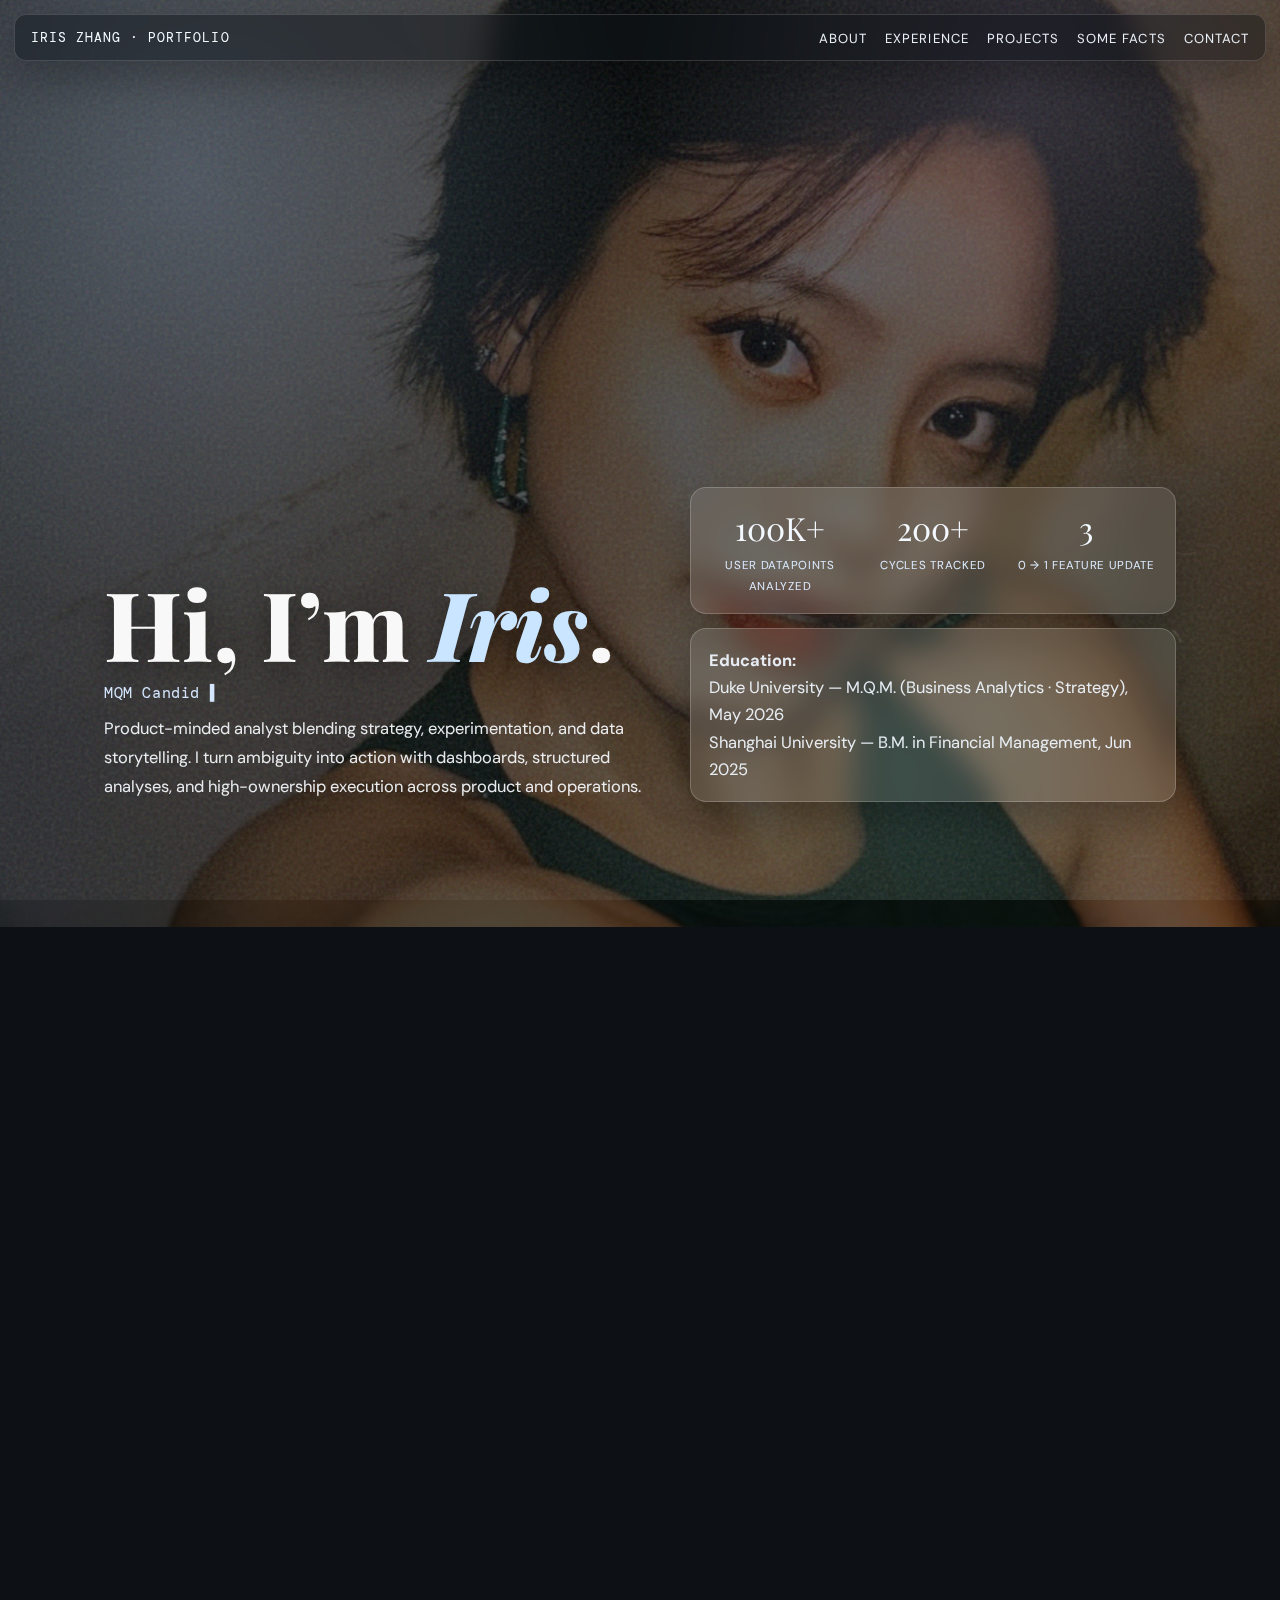
<file: index.html>
<!DOCTYPE html>
<html lang="en">
<head>
  <meta charset="UTF-8" />
  <meta name="viewport" content="width=device-width, initial-scale=1.0" />
  <title>Iris Zhang — Product Analytics Portfolio</title>
  <link rel="preconnect" href="https://fonts.googleapis.com">
  <link rel="preconnect" href="https://fonts.gstatic.com" crossorigin>
  <link href="https://fonts.googleapis.com/css2?family=Playfair+Display:ital,wght@0,600;0,800;1,600&family=DM+Sans:wght@300;400;500;700&family=DM+Mono:wght@400;500&display=swap" rel="stylesheet">
  <style>
    :root {
      --bg: #0d1015;
      --panel: rgba(255,255,255,0.10);
      --panel-2: rgba(255,255,255,0.14);
      --text: #f8f8f8;
      --muted: #d5d9de;
      --accent: #a7d5ff;
      --line: rgba(255,255,255,0.2);
      --radius: 16px;
      --shadow: 0 16px 40px rgba(0,0,0,.28);
    }

    * { box-sizing: border-box; margin: 0; padding: 0; }
    html { scroll-behavior: smooth; }
    body {
      font-family: 'DM Sans', system-ui, sans-serif;
      color: var(--text);
      background: var(--bg);
      overflow-x: hidden;
      min-height: 100vh;
    }

    body::before {
      content: "";
      position: fixed;
      inset: 0;
      background:
        linear-gradient(115deg, rgba(5,12,20,0.78), rgba(12,18,28,0.56)),
        url('figures/git.JPG') center/cover no-repeat;
      z-index: -3;
      transform: scale(1.06);
      filter: saturate(1.1) contrast(1.06);
    }

    body::after {
      content: "";
      position: fixed;
      inset: 0;
      z-index: -2;
      pointer-events: none;
      background:
        radial-gradient(circle at 15% 20%, rgba(170, 210, 255, 0.20), transparent 35%),
        radial-gradient(circle at 80% 10%, rgba(228, 200, 255, 0.18), transparent 30%),
        radial-gradient(circle at 70% 85%, rgba(173, 255, 227, 0.14), transparent 32%);
      animation: hueFlow 18s ease-in-out infinite alternate;
    }

    @keyframes hueFlow {
      0% { filter: hue-rotate(0deg); }
      100% { filter: hue-rotate(20deg); }
    }

    .grain {
      position: fixed;
      inset: 0;
      z-index: -1;
      pointer-events: none;
      opacity: .18;
      background-image: url("data:image/svg+xml,%3Csvg viewBox='0 0 220 220' xmlns='http://www.w3.org/2000/svg'%3E%3Cfilter id='n'%3E%3CfeTurbulence type='fractalNoise' baseFrequency='1.08' numOctaves='3' stitchTiles='stitch'/%3E%3C/filter%3E%3Crect width='100%25' height='100%25' filter='url(%23n)' opacity='.75'/%3E%3C/svg%3E");
    }

    nav {
      position: fixed;
      top: 14px;
      left: 14px;
      right: 14px;
      z-index: 999;
      display: flex;
      justify-content: space-between;
      align-items: center;
      padding: 12px 16px;
      border-radius: 12px;
      background: rgba(11,15,21,0.45);
      backdrop-filter: blur(14px) saturate(125%);
      border: 1px solid rgba(255,255,255,.15);
      box-shadow: var(--shadow);
    }

    .logo {
      font-family: 'DM Mono', monospace;
      letter-spacing: .08em;
      font-size: .8rem;
      text-transform: uppercase;
      color: #f4fbff;
    }

    .links {
      display: flex;
      gap: 18px;
      list-style: none;
    }

    .links a {
      color: #e8eef5;
      text-decoration: none;
      font-size: .82rem;
      letter-spacing: .08em;
      text-transform: uppercase;
      transition: .25s ease;
    }

    .links a:hover { color: var(--accent); }

    main { padding: 100px 24px 30px; max-width: 1120px; margin: 0 auto; }

    .hero {
      min-height: 78vh;
      display: grid;
      grid-template-columns: 1.15fr 1fr;
      gap: 28px;
      align-items: end;
      margin-bottom: 56px;
    }

    .hero h1 {
      font-family: 'Playfair Display', serif;
      font-size: clamp(3.4rem, 8vw, 6rem);
      line-height: .95;
      font-weight: 800;
      text-shadow: 0 6px 24px rgba(0,0,0,.32);
      margin-bottom: 14px;
    }

    .hero h1 em { font-style: italic; color: #c9e5ff; }

    .ticker {
      font-family: 'DM Mono', monospace;
      letter-spacing: .04em;
      color: #d4e7ff;
      font-size: .94rem;
      margin-bottom: 12px;
      min-height: 1.3rem;
    }

    .hero p {
      max-width: 620px;
      color: #f3f6f9;
      line-height: 1.75;
      opacity: .95;
      font-size: 1.03rem;
    }

    .hero-cards {
      display: grid;
      gap: 14px;
    }

    .glass {
      background: var(--panel);
      border: 1px solid rgba(255,255,255,.2);
      border-radius: var(--radius);
      backdrop-filter: blur(14px);
      box-shadow: var(--shadow);
    }

    .metric-card {
      padding: 18px;
      display: grid;
      grid-template-columns: repeat(3, 1fr);
      gap: 12px;
      text-align: center;
    }

    .metric-card .num {
      display: block;
      font-family: 'Playfair Display', serif;
      font-size: 2rem;
      margin-bottom: 4px;
      color: #f3f9ff;
    }

    .metric-card .lab {
      font-size: .72rem;
      letter-spacing: .06em;
      text-transform: uppercase;
      color: #dbebff;
    }

    .quick-card { padding: 18px; }
    .quick-card p { color: #eef5fc; line-height: 1.65; }

    section { margin-bottom: 52px; }

    .section-title {
      font-family: 'DM Mono', monospace;
      letter-spacing: .14em;
      text-transform: uppercase;
      color: #d3e8ff;
      font-size: .73rem;
      margin-bottom: 14px;
    }

    .grid-2 { display: grid; gap: 18px; grid-template-columns: 1fr 1fr; }

    .card {
      padding: 20px;
      background: var(--panel-2);
      border: 1px solid rgba(255,255,255,.18);
      border-radius: var(--radius);
      backdrop-filter: blur(10px);
      transition: transform .24s ease, border-color .24s ease;
    }

    .card:hover { transform: translateY(-5px); border-color: rgba(167,213,255,.55); }

    .card h3 {
      font-family: 'Playfair Display', serif;
      font-size: 1.38rem;
      margin-bottom: 10px;
      color: #f9fcff;
    }

    .card p { color: #eef4fb; line-height: 1.66; font-size: .96rem; }

    .project-wide {
      grid-column: 1 / -1;
    }

    .tableau-grid {
      margin-top: 14px;
      display: grid;
      grid-template-columns: 1fr 1fr;
      gap: 18px;
      max-width: 760px;
      margin-left: auto;
      margin-right: auto;
    }

    .tableau-shot {
      position: relative;
      border-radius: 12px;
      overflow: hidden;
      border: 1px solid rgba(255,255,255,.22);
      background: rgba(8, 12, 18, .5);
      aspect-ratio: 16 / 9;
    }

    .tableau-shot img {
      width: 100%;
      height: 100%;
      object-fit: cover;
      display: block;
    }

    .zoom-btn {
      position: absolute;
      right: 10px;
      bottom: 10px;
      border: 1px solid rgba(255,255,255,.38);
      background: rgba(11, 17, 26, .7);
      color: #f2f8ff;
      font-family: 'DM Mono', monospace;
      font-size: .7rem;
      letter-spacing: .04em;
      border-radius: 999px;
      padding: 6px 10px;
      cursor: pointer;
      transition: .22s ease;
    }

    .zoom-btn:hover {
      border-color: rgba(167,213,255,.8);
      transform: translateY(-2px);
    }

    .tag-list { display: flex; flex-wrap: wrap; gap: 7px; margin-top: 14px; }

    .tag {
      font-family: 'DM Mono', monospace;
      font-size: .68rem;
      padding: 5px 8px;
      border-radius: 999px;
      border: 1px solid rgba(255,255,255,.26);
      color: #e6f3ff;
      background: rgba(8,14,20,.36);
    }

    .timeline { display: grid; gap: 12px; }

    .item {
      padding: 16px;
      border: 1px solid rgba(255,255,255,.18);
      border-radius: 14px;
      background: rgba(9,13,19,.42);
    }

    .item .top {
      display: flex;
      justify-content: space-between;
      gap: 12px;
      margin-bottom: 8px;
      align-items: baseline;
      flex-wrap: wrap;
    }

    .item h4 {
      font-size: 1rem;
      color: #f4f9ff;
      font-weight: 600;
      margin-bottom: 3px;
    }

    .item .role {
      font-size: .9rem;
      color: #deecfa;
      line-height: 1.45;
    }

    .item .date { font-family: 'DM Mono', monospace; font-size: .73rem; color: #c9ddf3; }
    .item p { color: #e9f0f8; line-height: 1.62; font-size: .94rem; }

    .facts-wrap {
      display: flex;
      flex-direction: column;
      gap: 10px;
    }

    .fact {
      padding: 14px;
      border-radius: 14px;
      border: 1px solid rgba(255,255,255,.18);
      background: rgba(13,18,25,.42);
      color: #eff5fc;
      line-height: 1.58;
      font-size: .93rem;
      white-space: nowrap;
      opacity: 0;
      transform: translateY(16px);
      transition: .45s ease;
    }

    .fact.show { opacity: 1; transform: translateY(0); }

    .contact {
      display: grid;
      grid-template-columns: 1fr 1fr;
      gap: 18px;
    }

    .contact a {
      display: flex;
      justify-content: space-between;
      align-items: center;
      padding: 16px;
      border-radius: 14px;
      text-decoration: none;
      color: #f2f9ff;
      border: 1px solid rgba(255,255,255,.22);
      background: rgba(13,18,25,.5);
      transition: .24s ease;
    }

    .contact a:hover { transform: translateY(-4px); border-color: rgba(167,213,255,.6); }

    .img-modal {
      position: fixed;
      inset: 0;
      z-index: 1200;
      background: rgba(6, 10, 16, .84);
      backdrop-filter: blur(6px);
      display: none;
      place-items: center;
      padding: 24px;
    }

    .img-modal.open { display: grid; }

    .img-modal img {
      max-width: min(1200px, 92vw);
      max-height: 86vh;
      border-radius: 14px;
      border: 1px solid rgba(255,255,255,.24);
      box-shadow: 0 20px 50px rgba(0,0,0,.45);
      object-fit: contain;
      background: #0c121a;
    }

    .modal-close {
      position: absolute;
      top: 18px;
      right: 22px;
      border: 1px solid rgba(255,255,255,.34);
      background: rgba(8,12,18,.66);
      color: #f2f9ff;
      border-radius: 999px;
      width: 34px;
      height: 34px;
      cursor: pointer;
      font-size: 1rem;
      line-height: 1;
    }

    footer {
      margin-top: 28px;
      padding: 16px 0 10px;
      border-top: 1px solid var(--line);
      color: #d6e4f2;
      display: flex;
      justify-content: space-between;
      gap: 10px;
      flex-wrap: wrap;
      font-size: .84rem;
    }

    .reveal { opacity: 0; transform: translateY(24px); transition: .6s ease; }
    .reveal.show { opacity: 1; transform: translateY(0); }

    @media (max-width: 900px) {
      .hero { grid-template-columns: 1fr; min-height: auto; }
      .grid-2, .contact { grid-template-columns: 1fr; }
      .metric-card { grid-template-columns: 1fr 1fr 1fr; }
      .tableau-grid { grid-template-columns: 1fr; }
    }

    @media (max-width: 640px) {
      .links { display: none; }
      main { padding: 92px 16px 20px; }
      .metric-card { grid-template-columns: 1fr; }
    }
  </style>
</head>
<body>
  <div class="grain"></div>
  <nav>
    <div class="logo">Iris Zhang · Portfolio</div>
    <ul class="links">
      <li><a href="#about">About</a></li>
      <li><a href="#experience">Experience</a></li>
      <li><a href="#projects">Projects</a></li>
      <li><a href="#facts">Some Facts</a></li>
      <li><a href="#contact">Contact</a></li>
    </ul>
  </nav>

  <main>
    <section class="hero">
      <div class="reveal">
        <h1>Hi, I’m <em>Iris</em>.</h1>
        <div class="ticker"><span id="typingTarget"></span><span> ▍</span></div>
        <p>Product-minded analyst blending strategy, experimentation, and data storytelling. I turn ambiguity into action with dashboards, structured analyses, and high-ownership execution across product and operations.</p>
      </div>
      <div class="hero-cards reveal">
        <div class="metric-card glass">
          <div><span class="num">100K+</span><span class="lab">user datapoints analyzed</span></div>
          <div><span class="num">200+</span><span class="lab">cycles tracked</span></div>
          <div><span class="num">3</span><span class="lab">0 → 1 feature update</span></div>
        </div>
        <div class="quick-card glass">
          <p><strong>Education:</strong><br>Duke University — M.Q.M. (Business Analytics · Strategy), May 2026<br>Shanghai University — B.M. in Financial Management, Jun 2025</p>
        </div>
      </div>
    </section>

    <section id="about" class="reveal">
      <div class="section-title">About</div>
      <div class="grid-2">
        <article class="card">
          <h3>What I do</h3>
          <p>I build practical analytics that inform product choices: KPI frameworks, experiment readouts, and decision dashboards that help teams move faster with confidence.</p>
          <div class="tag-list">
            <span class="tag">SQL</span><span class="tag">Python</span><span class="tag">R</span><span class="tag">Tableau</span><span class="tag">Power BI</span><span class="tag">A/B Testing</span>
          </div>
        </article>
        <article class="card">
          <h3>How I work</h3>
          <p>I’m known for ownership and calm execution under pressure. I value extreme honesty with myself, practical creativity, and collaboration where 1+1 really becomes greater than 2.</p>
          <div class="tag-list">
            <span class="tag">Ownership</span><span class="tag">Fast Learner</span><span class="tag">Team Leadership</span><span class="tag">Data Storytelling</span>
          </div>
        </article>
      </div>
    </section>

    <section id="experience" class="reveal">
      <div class="section-title">Experience</div>
      <div class="timeline">
        <article class="item">
          <div class="top"><div><h4>Shopee</h4><div class="role">Project Management Intern, Strategic Project Management Team</div></div><span class="date">Apr–Jul 2025 · Shanghai</span></div>
          <p>Redesigned seller evaluation KPIs and embedded them in internal dashboards with data and ops partners; improved on-time execution by 6%, tightened target variance within 3 ppts, and improved top-seller performance by 12% by surfacing stockout risks.</p>
        </article>
        <article class="item">
          <div class="top"><div><h4>NIO</h4><div class="role">Product Management Intern, Product & Strategy</div></div><span class="date">May–Aug 2024 · Shanghai</span></div>
          <p>Drove a 0→1 app feature update with engineering and ops, used A/B testing for launch decisions, built real-time views across 200+ development cycles (reducing verification turnaround by 26%), and translated 100k+ user data points into product proposals.</p>
        </article>
        <article class="item">
          <div class="top"><div><h4>NIKE China</h4><div class="role">Strategic Management Intern, Global Management Dept.</div></div><span class="date">Mar–Aug 2023 · Shanghai</span></div>
          <p>Analyzed 3K+ events with regression to optimize sponsorship ROI, refined live-stream strategy for 618 sales to reach top-category performance and 6M+ viewers, and supported campus launch campaigns with 98%+ satisfaction.</p>
        </article>
      </div>
    </section>

    <section id="projects" class="reveal">
      <div class="section-title">Selected Projects</div>
      <div class="grid-2">
        <article class="card project-wide">
          <h3>Optimizing Dognition’s Subscription Using SQL</h3>
          <p>Identified churn cohorts and engagement drivers to improve subscription retention and prioritize lifecycle product actions.</p>
        </article>
        <article class="card project-wide">
          <h3>Reducing Mortgage Risk for Ames Housing With R</h3>
          <p>Built predictive pricing models that improved valuation accuracy by 8% for high-value properties.</p>
        </article>
        <article class="card project-wide">
          <h3>Developing e.l.f.’s Expansion Strategies Via Strategic Analytics</h3>
          <p>Mapped U.S. cosmetics segments and evaluated three expansion paths using success metrics and market analysis.</p>
        </article>

        <article class="card project-wide">
          <h3>Informing Switchback's retailing strategy with Tableau</h3>
          <p>Designed Tableau dashboards to surface sales patterns, category performance, and location-level insights to inform practical retail strategy choices.</p>
          <div class="tableau-grid">
            <figure class="tableau-shot">
              <img src="figures/Tableau 1.png" alt="Switchback Tableau dashboard view 1">
              <button class="zoom-btn" type="button" data-zoom-src="figures/Tableau 1.png">Zoom in</button>
            </figure>
            <figure class="tableau-shot">
              <img src="figures/Tableau 2.png" alt="Switchback Tableau dashboard view 2">
              <button class="zoom-btn" type="button" data-zoom-src="figures/Tableau 2.png">Zoom in</button>
            </figure>
          </div>
        </article>
      </div>
    </section>

    <section id="facts" class="reveal">
      <div class="section-title">Some Facts</div>
      <div class="facts-wrap">
        <div class="fact">Adventure fuels me: solo desert walks, 5,000-meter snow mountain climbing, and long-distance solo drives.</div>
        <div class="fact">I used to be president of my high school dance club and cheerleading captain.</div>
        <div class="fact">I spent a week in Yunnan as a resident singer at a bar—every night felt like a mini adventure.</div>
      </div>
    </section>

    <section id="contact" class="reveal">
      <div class="section-title">Contact</div>
      <div class="contact">
        <a href="mailto:iris.zhang@duke.edu"><span>iris.zhang@duke.edu</span><span>↗</span></a>
        <a href="https://linkedin.com/in/irisgrad2026" target="_blank"><span>linkedin.com/in/irisgrad2026</span><span>↗</span></a>
      </div>
    </section>

  </main>

  <div class="img-modal" id="imgModal" aria-hidden="true">
    <button class="modal-close" id="modalClose" type="button" aria-label="Close image">×</button>
    <img id="modalImage" alt="Zoomed project image">
  </div>

  <script>
    const roles = [
      'MQM Candidate @ Duke Fuqua',
      'Product Analytics & Strategy',
      'Former Bar Singer · Data Storyteller'
    ];

    const t = document.getElementById('typingTarget');
    let r = 0, c = 0, back = false;
    const tick = () => {
      const cur = roles[r];
      if (back) {
        t.textContent = cur.slice(0, --c);
        if (c === 0) { back = false; r = (r + 1) % roles.length; setTimeout(tick, 260); return; }
        setTimeout(tick, 34);
      } else {
        t.textContent = cur.slice(0, ++c);
        if (c === cur.length) { back = true; setTimeout(tick, 1400); return; }
        setTimeout(tick, 62);
      }
    };
    setTimeout(tick, 500);

    const io = new IntersectionObserver((entries) => {
      entries.forEach((e, idx) => {
        if (e.isIntersecting) {
          setTimeout(() => e.target.classList.add('show'), idx * 70);
          io.unobserve(e.target);
        }
      });
    }, { threshold: 0.12 });

    document.querySelectorAll('.reveal, .fact').forEach(el => io.observe(el));

    document.querySelectorAll('a[href^="#"]').forEach(a => {
      a.addEventListener('click', (e) => {
        const id = a.getAttribute('href');
        const target = document.querySelector(id);
        if (!target) return;
        e.preventDefault();
        window.scrollTo({ top: target.getBoundingClientRect().top + window.scrollY - 84, behavior: 'smooth' });
      });
    });

    const modal = document.getElementById('imgModal');
    const modalImage = document.getElementById('modalImage');
    const modalClose = document.getElementById('modalClose');

    const closeModal = () => {
      modal.classList.remove('open');
      modal.setAttribute('aria-hidden', 'true');
      modalImage.removeAttribute('src');
    };

    document.querySelectorAll('.zoom-btn').forEach(btn => {
      btn.addEventListener('click', () => {
        const src = btn.getAttribute('data-zoom-src');
        modalImage.setAttribute('src', src);
        modal.classList.add('open');
        modal.setAttribute('aria-hidden', 'false');
      });
    });

    modalClose.addEventListener('click', closeModal);
    modal.addEventListener('click', (e) => {
      if (e.target === modal) closeModal();
    });
    document.addEventListener('keydown', (e) => {
      if (e.key === 'Escape' && modal.classList.contains('open')) closeModal();
    });
  </script>
</body>
</html>
</file>
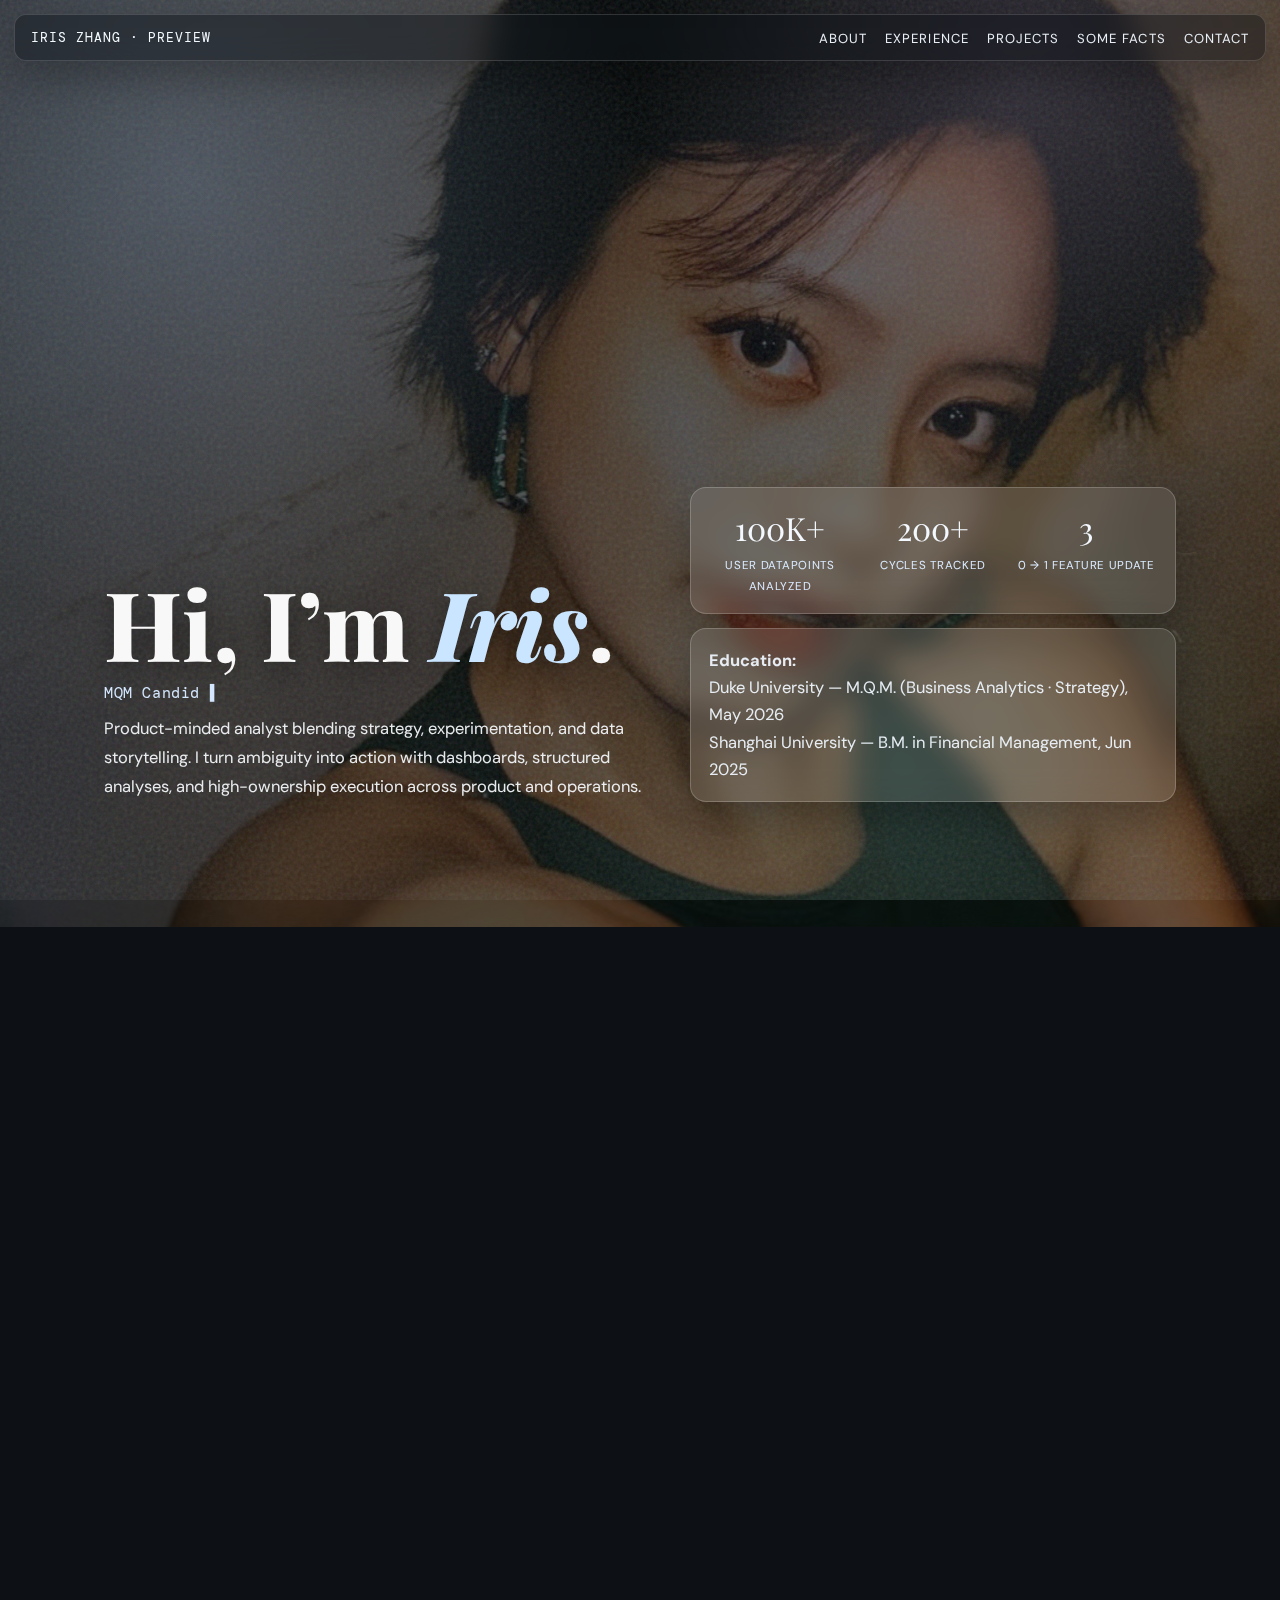
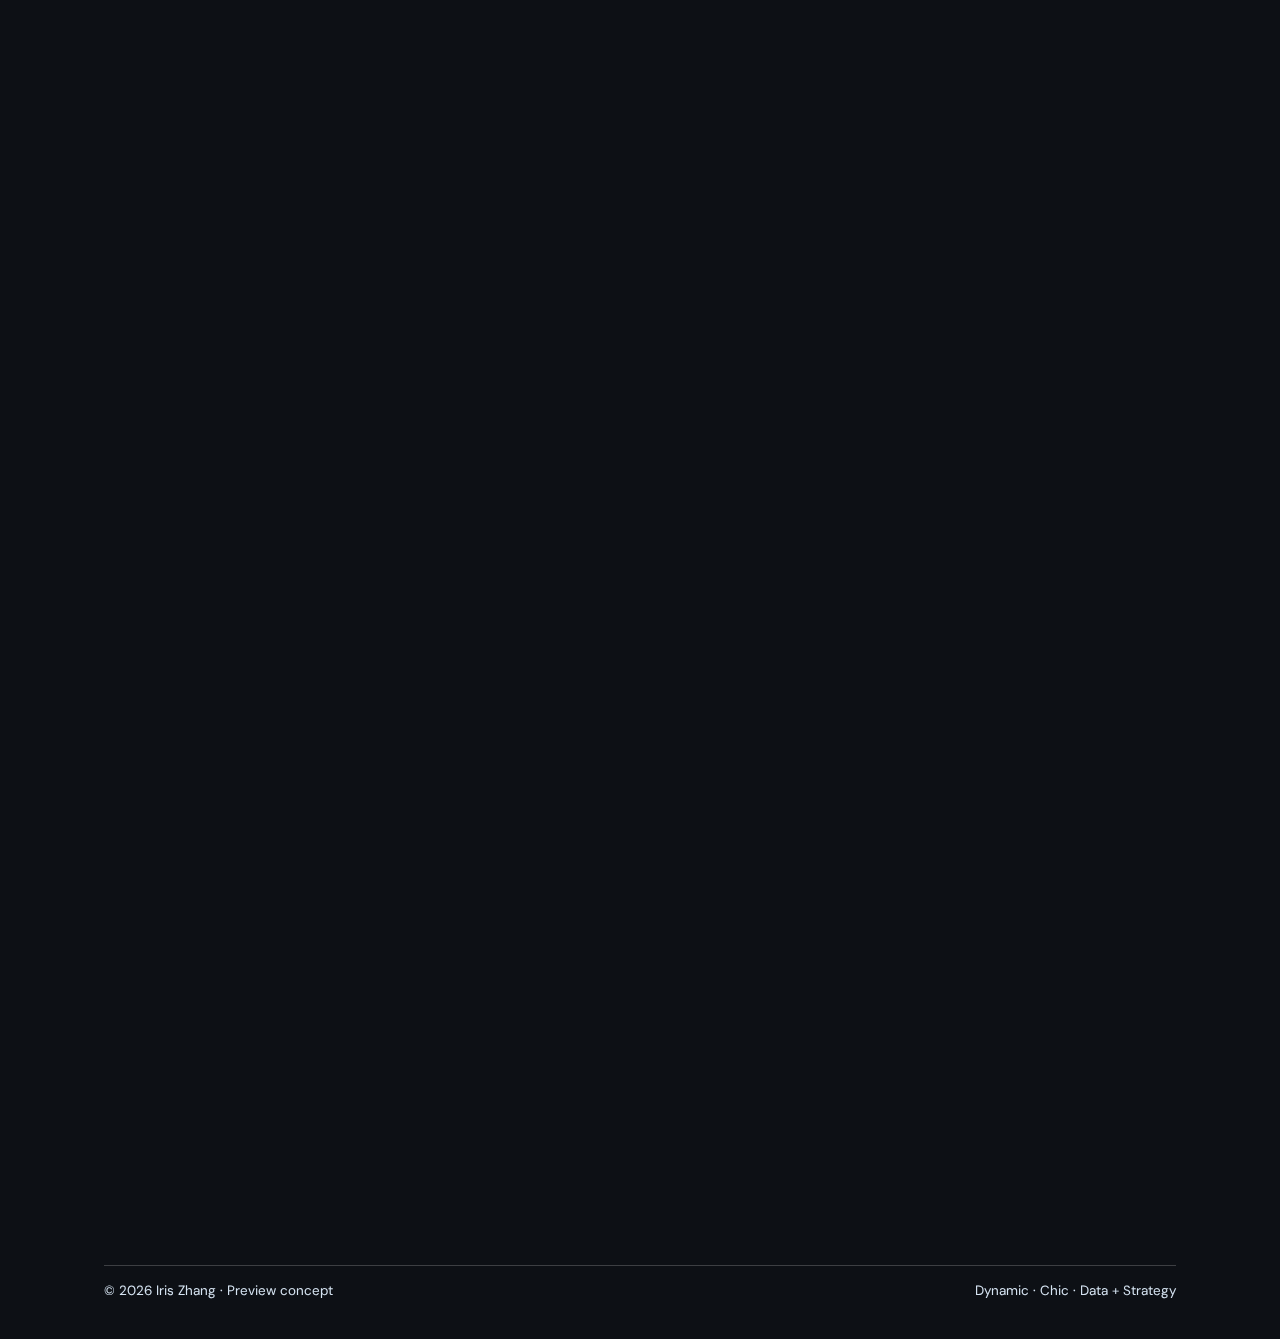
<file: preview.html>
<!DOCTYPE html>
<html lang="en">
<head>
  <meta charset="UTF-8" />
  <meta name="viewport" content="width=device-width, initial-scale=1.0" />
  <title>Iris Zhang — Product Analytics Portfolio (Preview)</title>
  <link rel="preconnect" href="https://fonts.googleapis.com">
  <link rel="preconnect" href="https://fonts.gstatic.com" crossorigin>
  <link href="https://fonts.googleapis.com/css2?family=Playfair+Display:ital,wght@0,600;0,800;1,600&family=DM+Sans:wght@300;400;500;700&family=DM+Mono:wght@400;500&display=swap" rel="stylesheet">
  <style>
    :root {
      --bg: #0d1015;
      --panel: rgba(255,255,255,0.10);
      --panel-2: rgba(255,255,255,0.14);
      --text: #f8f8f8;
      --muted: #d5d9de;
      --accent: #a7d5ff;
      --line: rgba(255,255,255,0.2);
      --radius: 16px;
      --shadow: 0 16px 40px rgba(0,0,0,.28);
    }

    * { box-sizing: border-box; margin: 0; padding: 0; }
    html { scroll-behavior: smooth; }
    body {
      font-family: 'DM Sans', system-ui, sans-serif;
      color: var(--text);
      background: var(--bg);
      overflow-x: hidden;
      min-height: 100vh;
    }

    body::before {
      content: "";
      position: fixed;
      inset: 0;
      background:
        linear-gradient(115deg, rgba(5,12,20,0.78), rgba(12,18,28,0.56)),
        url('figures/git.JPG') center/cover no-repeat;
      z-index: -3;
      transform: scale(1.06);
      filter: saturate(1.1) contrast(1.06);
    }

    body::after {
      content: "";
      position: fixed;
      inset: 0;
      z-index: -2;
      pointer-events: none;
      background:
        radial-gradient(circle at 15% 20%, rgba(170, 210, 255, 0.20), transparent 35%),
        radial-gradient(circle at 80% 10%, rgba(228, 200, 255, 0.18), transparent 30%),
        radial-gradient(circle at 70% 85%, rgba(173, 255, 227, 0.14), transparent 32%);
      animation: hueFlow 18s ease-in-out infinite alternate;
    }

    @keyframes hueFlow {
      0% { filter: hue-rotate(0deg); }
      100% { filter: hue-rotate(20deg); }
    }

    .grain {
      position: fixed;
      inset: 0;
      z-index: -1;
      pointer-events: none;
      opacity: .18;
      background-image: url("data:image/svg+xml,%3Csvg viewBox='0 0 220 220' xmlns='http://www.w3.org/2000/svg'%3E%3Cfilter id='n'%3E%3CfeTurbulence type='fractalNoise' baseFrequency='1.08' numOctaves='3' stitchTiles='stitch'/%3E%3C/filter%3E%3Crect width='100%25' height='100%25' filter='url(%23n)' opacity='.75'/%3E%3C/svg%3E");
    }

    nav {
      position: fixed;
      top: 14px;
      left: 14px;
      right: 14px;
      z-index: 999;
      display: flex;
      justify-content: space-between;
      align-items: center;
      padding: 12px 16px;
      border-radius: 12px;
      background: rgba(11,15,21,0.45);
      backdrop-filter: blur(14px) saturate(125%);
      border: 1px solid rgba(255,255,255,.15);
      box-shadow: var(--shadow);
    }

    .logo {
      font-family: 'DM Mono', monospace;
      letter-spacing: .08em;
      font-size: .8rem;
      text-transform: uppercase;
      color: #f4fbff;
    }

    .links {
      display: flex;
      gap: 18px;
      list-style: none;
    }

    .links a {
      color: #e8eef5;
      text-decoration: none;
      font-size: .82rem;
      letter-spacing: .08em;
      text-transform: uppercase;
      transition: .25s ease;
    }

    .links a:hover { color: var(--accent); }

    main { padding: 100px 24px 30px; max-width: 1120px; margin: 0 auto; }

    .hero {
      min-height: 78vh;
      display: grid;
      grid-template-columns: 1.15fr 1fr;
      gap: 28px;
      align-items: end;
      margin-bottom: 56px;
    }

    .hero h1 {
      font-family: 'Playfair Display', serif;
      font-size: clamp(3.4rem, 8vw, 6rem);
      line-height: .95;
      font-weight: 800;
      text-shadow: 0 6px 24px rgba(0,0,0,.32);
      margin-bottom: 14px;
    }

    .hero h1 em { font-style: italic; color: #c9e5ff; }

    .ticker {
      font-family: 'DM Mono', monospace;
      letter-spacing: .04em;
      color: #d4e7ff;
      font-size: .94rem;
      margin-bottom: 12px;
      min-height: 1.3rem;
    }

    .hero p {
      max-width: 620px;
      color: #f3f6f9;
      line-height: 1.75;
      opacity: .95;
      font-size: 1.03rem;
    }

    .hero-cards {
      display: grid;
      gap: 14px;
    }

    .glass {
      background: var(--panel);
      border: 1px solid rgba(255,255,255,.2);
      border-radius: var(--radius);
      backdrop-filter: blur(14px);
      box-shadow: var(--shadow);
    }

    .metric-card {
      padding: 18px;
      display: grid;
      grid-template-columns: repeat(3, 1fr);
      gap: 12px;
      text-align: center;
    }

    .metric-card .num {
      display: block;
      font-family: 'Playfair Display', serif;
      font-size: 2rem;
      margin-bottom: 4px;
      color: #f3f9ff;
    }

    .metric-card .lab {
      font-size: .72rem;
      letter-spacing: .06em;
      text-transform: uppercase;
      color: #dbebff;
    }

    .quick-card { padding: 18px; }
    .quick-card p { color: #eef5fc; line-height: 1.65; }

    section { margin-bottom: 52px; }

    .section-title {
      font-family: 'DM Mono', monospace;
      letter-spacing: .14em;
      text-transform: uppercase;
      color: #d3e8ff;
      font-size: .73rem;
      margin-bottom: 14px;
    }

    .grid-2 { display: grid; gap: 18px; grid-template-columns: 1fr 1fr; }

    .card {
      padding: 20px;
      background: var(--panel-2);
      border: 1px solid rgba(255,255,255,.18);
      border-radius: var(--radius);
      backdrop-filter: blur(10px);
      transition: transform .24s ease, border-color .24s ease;
    }

    .card:hover { transform: translateY(-5px); border-color: rgba(167,213,255,.55); }

    .card h3 {
      font-family: 'Playfair Display', serif;
      font-size: 1.38rem;
      margin-bottom: 10px;
      color: #f9fcff;
    }

    .card p { color: #eef4fb; line-height: 1.66; font-size: .96rem; }

    .project-wide {
      grid-column: 1 / -1;
    }

    .tableau-grid {
      margin-top: 14px;
      display: grid;
      grid-template-columns: 1fr 1fr;
      gap: 18px;
      max-width: 760px;
      margin-left: auto;
      margin-right: auto;
    }

    .tableau-shot {
      position: relative;
      border-radius: 12px;
      overflow: hidden;
      border: 1px solid rgba(255,255,255,.22);
      background: rgba(8, 12, 18, .5);
      aspect-ratio: 16 / 9;
    }

    .tableau-shot img {
      width: 100%;
      height: 100%;
      object-fit: cover;
      display: block;
    }

    .zoom-btn {
      position: absolute;
      right: 10px;
      bottom: 10px;
      border: 1px solid rgba(255,255,255,.38);
      background: rgba(11, 17, 26, .7);
      color: #f2f8ff;
      font-family: 'DM Mono', monospace;
      font-size: .7rem;
      letter-spacing: .04em;
      border-radius: 999px;
      padding: 6px 10px;
      cursor: pointer;
      transition: .22s ease;
    }

    .zoom-btn:hover {
      border-color: rgba(167,213,255,.8);
      transform: translateY(-2px);
    }

    .tag-list { display: flex; flex-wrap: wrap; gap: 7px; margin-top: 14px; }

    .tag {
      font-family: 'DM Mono', monospace;
      font-size: .68rem;
      padding: 5px 8px;
      border-radius: 999px;
      border: 1px solid rgba(255,255,255,.26);
      color: #e6f3ff;
      background: rgba(8,14,20,.36);
    }

    .timeline { display: grid; gap: 12px; }

    .item {
      padding: 16px;
      border: 1px solid rgba(255,255,255,.18);
      border-radius: 14px;
      background: rgba(9,13,19,.42);
    }

    .item .top {
      display: flex;
      justify-content: space-between;
      gap: 12px;
      margin-bottom: 8px;
      align-items: baseline;
      flex-wrap: wrap;
    }

    .item h4 {
      font-size: 1rem;
      color: #f4f9ff;
      font-weight: 600;
      margin-bottom: 3px;
    }

    .item .role {
      font-size: .9rem;
      color: #deecfa;
      line-height: 1.45;
    }

    .item .date { font-family: 'DM Mono', monospace; font-size: .73rem; color: #c9ddf3; }
    .item p { color: #e9f0f8; line-height: 1.62; font-size: .94rem; }

    .facts-wrap {
      display: flex;
      flex-direction: column;
      gap: 10px;
    }

    .fact {
      padding: 14px;
      border-radius: 14px;
      border: 1px solid rgba(255,255,255,.18);
      background: rgba(13,18,25,.42);
      color: #eff5fc;
      line-height: 1.58;
      font-size: .93rem;
      white-space: nowrap;
      opacity: 0;
      transform: translateY(16px);
      transition: .45s ease;
    }

    .fact.show { opacity: 1; transform: translateY(0); }

    .contact {
      display: grid;
      grid-template-columns: 1fr 1fr;
      gap: 18px;
    }

    .contact a {
      display: flex;
      justify-content: space-between;
      align-items: center;
      padding: 16px;
      border-radius: 14px;
      text-decoration: none;
      color: #f2f9ff;
      border: 1px solid rgba(255,255,255,.22);
      background: rgba(13,18,25,.5);
      transition: .24s ease;
    }

    .contact a:hover { transform: translateY(-4px); border-color: rgba(167,213,255,.6); }

    .img-modal {
      position: fixed;
      inset: 0;
      z-index: 1200;
      background: rgba(6, 10, 16, .84);
      backdrop-filter: blur(6px);
      display: none;
      place-items: center;
      padding: 24px;
    }

    .img-modal.open { display: grid; }

    .img-modal img {
      max-width: min(1200px, 92vw);
      max-height: 86vh;
      border-radius: 14px;
      border: 1px solid rgba(255,255,255,.24);
      box-shadow: 0 20px 50px rgba(0,0,0,.45);
      object-fit: contain;
      background: #0c121a;
    }

    .modal-close {
      position: absolute;
      top: 18px;
      right: 22px;
      border: 1px solid rgba(255,255,255,.34);
      background: rgba(8,12,18,.66);
      color: #f2f9ff;
      border-radius: 999px;
      width: 34px;
      height: 34px;
      cursor: pointer;
      font-size: 1rem;
      line-height: 1;
    }

    footer {
      margin-top: 28px;
      padding: 16px 0 10px;
      border-top: 1px solid var(--line);
      color: #d6e4f2;
      display: flex;
      justify-content: space-between;
      gap: 10px;
      flex-wrap: wrap;
      font-size: .84rem;
    }

    .reveal { opacity: 0; transform: translateY(24px); transition: .6s ease; }
    .reveal.show { opacity: 1; transform: translateY(0); }

    @media (max-width: 900px) {
      .hero { grid-template-columns: 1fr; min-height: auto; }
      .grid-2, .contact { grid-template-columns: 1fr; }
      .metric-card { grid-template-columns: 1fr 1fr 1fr; }
      .tableau-grid { grid-template-columns: 1fr; }
    }

    @media (max-width: 640px) {
      .links { display: none; }
      main { padding: 92px 16px 20px; }
      .metric-card { grid-template-columns: 1fr; }
    }
  </style>
</head>
<body>
  <div class="grain"></div>
  <nav>
    <div class="logo">Iris Zhang · Preview</div>
    <ul class="links">
      <li><a href="#about">About</a></li>
      <li><a href="#experience">Experience</a></li>
      <li><a href="#projects">Projects</a></li>
      <li><a href="#facts">Some Facts</a></li>
      <li><a href="#contact">Contact</a></li>
    </ul>
  </nav>

  <main>
    <section class="hero">
      <div class="reveal">
        <h1>Hi, I’m <em>Iris</em>.</h1>
        <div class="ticker"><span id="typingTarget"></span><span> ▍</span></div>
        <p>Product-minded analyst blending strategy, experimentation, and data storytelling. I turn ambiguity into action with dashboards, structured analyses, and high-ownership execution across product and operations.</p>
      </div>
      <div class="hero-cards reveal">
        <div class="metric-card glass">
          <div><span class="num">100K+</span><span class="lab">user datapoints analyzed</span></div>
          <div><span class="num">200+</span><span class="lab">cycles tracked</span></div>
          <div><span class="num">3</span><span class="lab">0 → 1 feature update</span></div>
        </div>
        <div class="quick-card glass">
          <p><strong>Education:</strong><br>Duke University — M.Q.M. (Business Analytics · Strategy), May 2026<br>Shanghai University — B.M. in Financial Management, Jun 2025</p>
        </div>
      </div>
    </section>

    <section id="about" class="reveal">
      <div class="section-title">About</div>
      <div class="grid-2">
        <article class="card">
          <h3>What I do</h3>
          <p>I build practical analytics that inform product choices: KPI frameworks, experiment readouts, and decision dashboards that help teams move faster with confidence.</p>
          <div class="tag-list">
            <span class="tag">SQL</span><span class="tag">Python</span><span class="tag">R</span><span class="tag">Tableau</span><span class="tag">Power BI</span><span class="tag">A/B Testing</span>
          </div>
        </article>
        <article class="card">
          <h3>How I work</h3>
          <p>I’m known for ownership and calm execution under pressure. I value extreme honesty with myself, practical creativity, and collaboration where 1+1 really becomes greater than 2.</p>
          <div class="tag-list">
            <span class="tag">Ownership</span><span class="tag">Fast Learner</span><span class="tag">Team Leadership</span><span class="tag">Data Storytelling</span>
          </div>
        </article>
      </div>
    </section>

    <section id="experience" class="reveal">
      <div class="section-title">Experience</div>
      <div class="timeline">
        <article class="item">
          <div class="top"><div><h4>Shopee</h4><div class="role">Project Management Intern, Strategic Project Management Team</div></div><span class="date">Apr–Jul 2025 · Shanghai</span></div>
          <p>Redesigned seller evaluation KPIs and embedded them in internal dashboards with data and ops partners; improved on-time execution by 6%, tightened target variance within 3 ppts, and improved top-seller performance by 12% by surfacing stockout risks.</p>
        </article>
        <article class="item">
          <div class="top"><div><h4>NIO</h4><div class="role">Product Management Intern, Product & Strategy</div></div><span class="date">May–Aug 2024 · Shanghai</span></div>
          <p>Drove a 0→1 app feature update with engineering and ops, used A/B testing for launch decisions, built real-time views across 200+ development cycles (reducing verification turnaround by 26%), and translated 100k+ user data points into product proposals.</p>
        </article>
        <article class="item">
          <div class="top"><div><h4>NIKE China</h4><div class="role">Strategic Management Intern, Global Management Dept.</div></div><span class="date">Mar–Aug 2023 · Shanghai</span></div>
          <p>Analyzed 3K+ events with regression to optimize sponsorship ROI, refined live-stream strategy for 618 sales to reach top-category performance and 6M+ viewers, and supported campus launch campaigns with 98%+ satisfaction.</p>
        </article>
      </div>
    </section>

    <section id="projects" class="reveal">
      <div class="section-title">Selected Projects</div>
      <div class="grid-2">
        <article class="card project-wide">
          <h3>Optimizing Dognition’s Subscription Using SQL</h3>
          <p>Identified churn cohorts and engagement drivers to improve subscription retention and prioritize lifecycle product actions.</p>
        </article>
        <article class="card project-wide">
          <h3>Reducing Mortgage Risk for Ames Housing With R</h3>
          <p>Built predictive pricing models that improved valuation accuracy by 8% for high-value properties.</p>
        </article>
        <article class="card project-wide">
          <h3>Developing e.l.f.’s Expansion Strategies Via Strategic Analytics</h3>
          <p>Mapped U.S. cosmetics segments and evaluated three expansion paths using success metrics and market analysis.</p>
        </article>

        <article class="card project-wide">
          <h3>Informing Switchback's retailing strategy with Tableau</h3>
          <p>Designed Tableau dashboards to surface sales patterns, category performance, and location-level insights to inform practical retail strategy choices.</p>
          <div class="tableau-grid">
            <figure class="tableau-shot">
              <img src="figures/Tableau 1.png" alt="Switchback Tableau dashboard view 1">
              <button class="zoom-btn" type="button" data-zoom-src="figures/Tableau 1.png">Zoom in</button>
            </figure>
            <figure class="tableau-shot">
              <img src="figures/Tableau 2.png" alt="Switchback Tableau dashboard view 2">
              <button class="zoom-btn" type="button" data-zoom-src="figures/Tableau 2.png">Zoom in</button>
            </figure>
          </div>
        </article>
      </div>
    </section>

    <section id="facts" class="reveal">
      <div class="section-title">Some Facts</div>
      <div class="facts-wrap">
        <div class="fact">Adventure fuels me: solo desert walks, 5,000-meter snow mountain climbing, and long-distance solo drives.</div>
        <div class="fact">I used to be president of my high school dance club and cheerleading captain.</div>
        <div class="fact">I spent a week in Yunnan as a resident singer at a bar—every night felt like a mini adventure.</div>
      </div>
    </section>

    <section id="contact" class="reveal">
      <div class="section-title">Contact</div>
      <div class="contact">
        <a href="mailto:iris.zhang@duke.edu"><span>iris.zhang@duke.edu</span><span>↗</span></a>
        <a href="https://linkedin.com/in/irisgrad2026" target="_blank"><span>linkedin.com/in/irisgrad2026</span><span>↗</span></a>
      </div>
    </section>

    <footer>
      <span>© 2026 Iris Zhang · Preview concept</span>
      <span>Dynamic · Chic · Data + Strategy</span>
    </footer>
  </main>

  <div class="img-modal" id="imgModal" aria-hidden="true">
    <button class="modal-close" id="modalClose" type="button" aria-label="Close image">×</button>
    <img id="modalImage" alt="Zoomed project image">
  </div>

  <script>
    const roles = [
      'MQM Candidate @ Duke Fuqua',
      'Product Analytics & Strategy',
      'Former Bar Singer · Data Storyteller'
    ];

    const t = document.getElementById('typingTarget');
    let r = 0, c = 0, back = false;
    const tick = () => {
      const cur = roles[r];
      if (back) {
        t.textContent = cur.slice(0, --c);
        if (c === 0) { back = false; r = (r + 1) % roles.length; setTimeout(tick, 260); return; }
        setTimeout(tick, 34);
      } else {
        t.textContent = cur.slice(0, ++c);
        if (c === cur.length) { back = true; setTimeout(tick, 1400); return; }
        setTimeout(tick, 62);
      }
    };
    setTimeout(tick, 500);

    const io = new IntersectionObserver((entries) => {
      entries.forEach((e, idx) => {
        if (e.isIntersecting) {
          setTimeout(() => e.target.classList.add('show'), idx * 70);
          io.unobserve(e.target);
        }
      });
    }, { threshold: 0.12 });

    document.querySelectorAll('.reveal, .fact').forEach(el => io.observe(el));

    document.querySelectorAll('a[href^="#"]').forEach(a => {
      a.addEventListener('click', (e) => {
        const id = a.getAttribute('href');
        const target = document.querySelector(id);
        if (!target) return;
        e.preventDefault();
        window.scrollTo({ top: target.getBoundingClientRect().top + window.scrollY - 84, behavior: 'smooth' });
      });
    });

    const modal = document.getElementById('imgModal');
    const modalImage = document.getElementById('modalImage');
    const modalClose = document.getElementById('modalClose');

    const closeModal = () => {
      modal.classList.remove('open');
      modal.setAttribute('aria-hidden', 'true');
      modalImage.removeAttribute('src');
    };

    document.querySelectorAll('.zoom-btn').forEach(btn => {
      btn.addEventListener('click', () => {
        const src = btn.getAttribute('data-zoom-src');
        modalImage.setAttribute('src', src);
        modal.classList.add('open');
        modal.setAttribute('aria-hidden', 'false');
      });
    });

    modalClose.addEventListener('click', closeModal);
    modal.addEventListener('click', (e) => {
      if (e.target === modal) closeModal();
    });
    document.addEventListener('keydown', (e) => {
      if (e.key === 'Escape' && modal.classList.contains('open')) closeModal();
    });
  </script>
</body>
</html>
</file>
